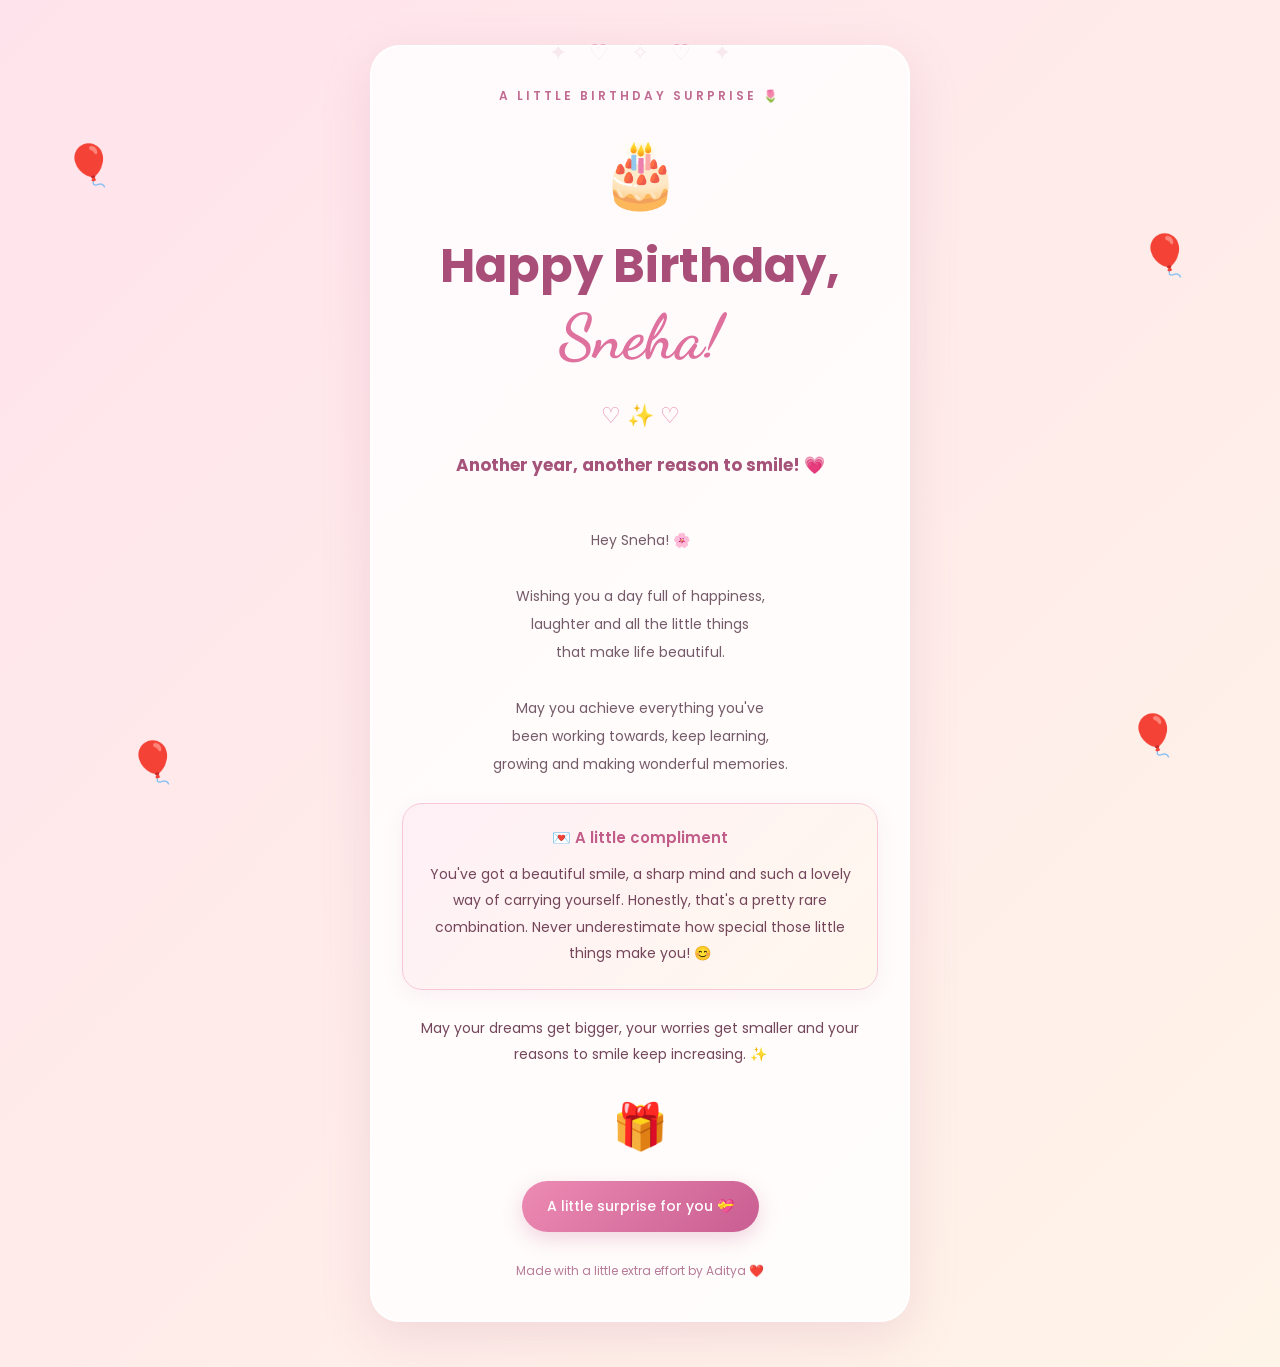
<file: index.html>
<!DOCTYPE html>
<html lang="en">
<head>
    <meta charset="UTF-8">
    <meta name="viewport" content="width=device-width, initial-scale=1.0">
    <title>Happy Birthday sneha 🎀</title>
    <link rel="stylesheet" href="style.css">
</head>

<body>

    <div class="sparkles">✦　♡　✧　♡　✦</div>

    <div class="balloon balloon1">🎈</div>
    <div class="balloon balloon2">🎈</div>
    <div class="balloon balloon3">🎈</div>
    <div class="balloon balloon4">🎈</div>

    <main class="card">

        <div class="top-text">A LITTLE BIRTHDAY SURPRISE 🌷</div>

        <div class="cake">🎂</div>

        <h1>Happy Birthday,<br>
            <span>Sneha!</span>
        </h1>

        <div class="divider">♡ ✨ ♡</div>

        <h2>Another year, another reason to smile! 💗</h2>

        <p class="message">
            Hey Sneha! 🌸

            Wishing you a day full of happiness,
            laughter and all the little things
            that make life beautiful.

            May you achieve everything you've
            been working towards, keep learning,
            growing and making wonderful memories.
        </p>

        <div class="compliment">
            <span>💌 A little compliment</span>

            <p>
                You've got a beautiful smile, a sharp mind
                and such a lovely way of carrying yourself.
                Honestly, that's a pretty rare combination.
                Never underestimate how special those
                little things make you! 😊
            </p>
        </div>

        <p class="wish">
            May your dreams get bigger, your worries
            get smaller and your reasons to smile
            keep increasing. ✨
        </p>

        <div class="gift">🎁</div>

        <button id="surpriseBtn" onclick="openSurprise()">
            A little surprise for you 💝
        </button>

        <div id="surprise">
            <div class="surprise-icon">🌷</div>

            <h2>One last thing...</h2>

            <p>
                Don't ever stop being curious,
                keep that brilliant mind active
                and please don't stop smiling.

                The world needs more people
                with your kind of charm! 💗

                <br><br>

                Have an absolutely wonderful year ahead!
            </p>

            <div class="stars">✨ 🌸 ✨</div>
        </div>

        <footer>
            Made with a little extra effort by Aditya ❤️
        </footer>

    </main>

    <div id="floating-hearts"></div>

    <script>
        function openSurprise() {
            const surprise = document.getElementById("surprise");
            const button = document.getElementById("surpriseBtn");

            surprise.style.display = "block";
            button.innerText = "Hope this made you smile! 🌸";
            button.disabled = true;

            for (let i = 0; i < 35; i++) {
                createConfetti();
            }

            surprise.scrollIntoView({
                behavior: "smooth",
                block: "nearest"
            });
        }

        function createConfetti() {
            const heart = document.createElement("span");

            const symbols = ["💗", "💕", "🌸", "✨", "💖", "🎀"];

            heart.innerText =
                symbols[Math.floor(Math.random() * symbols.length)];

            heart.className = "confetti";

            heart.style.left = Math.random() * 100 + "vw";
            heart.style.animationDuration =
                (3 + Math.random() * 3) + "s";

            document.getElementById("floating-hearts")
                .appendChild(heart);

            setTimeout(() => heart.remove(), 6000);
        }

        setInterval(() => {
            if (Math.random() > 0.4) {
                createConfetti();
            }
        }, 700);
    </script>

</body>
</html>
</file>
<file: style.css>
@import url('https://fonts.googleapis.com/css2?family=Dancing+Script:wght@600;700&family=Poppins:wght@300;400;500;600;700&display=swap');

* {
    margin: 0;
    padding: 0;
    box-sizing: border-box;
}

body {
    min-height: 100vh;
    padding: 45px 15px;
    display: flex;
    justify-content: center;
    align-items: center;

    background: linear-gradient(
        135deg,
        #ffe3ec,
        #fff4e8,
        #eee2ff,
        #ffe8f2
    );

    background-size: 300% 300%;
    animation: backgroundMove 12s ease infinite;

    font-family: 'Poppins', sans-serif;
    color: #74465b;
    overflow-x: hidden;
}

@keyframes backgroundMove {
    0% { background-position: 0% 50%; }
    50% { background-position: 100% 50%; }
    100% { background-position: 0% 50%; }
}

.card {
    width: 100%;
    max-width: 540px;
    padding: 40px 30px;
    text-align: center;

    background: rgba(255,255,255,0.82);
    border: 2px solid rgba(255,255,255,0.9);
    border-radius: 30px;

    box-shadow: 0 15px 50px rgba(180,100,140,0.17);

    position: relative;
    z-index: 2;

    animation: cardEntry 1.2s ease;
}

@keyframes cardEntry {
    from {
        opacity: 0;
        transform: translateY(40px) scale(0.95);
    }

    to {
        opacity: 1;
        transform: translateY(0) scale(1);
    }
}

.top-text {
    font-size: 12px;
    letter-spacing: 3px;
    color: #c16b91;
    font-weight: 600;
    margin-bottom: 20px;
}

.cake {
    font-size: 65px;
    animation: bounce 2s infinite;
    margin-bottom: 12px;
}

@keyframes bounce {
    0%, 100% { transform: translateY(0); }
    50% { transform: translateY(-12px); }
}

h1 {
    font-size: clamp(34px, 8vw, 48px);
    line-height: 1.3;
    color: #a94e78;
    font-weight: 700;
}

h1 span {
    font-family: 'Dancing Script', cursive;
    font-size: 1.3em;
    color: #df719f;
}

.divider {
    margin: 20px 0;
    color: #e78aaf;
    font-size: 22px;
    animation: sparkle 2s infinite;
}

@keyframes sparkle {
    50% { opacity: 0.4; }
}

h2 {
    font-size: 17px;
    color: #a6537a;
    margin-bottom: 20px;
}

.message {
    white-space: pre-line;
    font-size: 14px;
    line-height: 2;
    color: #755b69;
    margin: 20px 0;
}

.compliment {
    background: linear-gradient(135deg, #fff0f6, #fff8ee);
    border: 1px solid #f6c7d9;
    border-radius: 20px;
    padding: 22px 18px;
    margin: 25px 0;

    box-shadow: 0 5px 20px rgba(210,120,160,0.1);

    transition: transform 0.3s;
}

.compliment:hover {
    transform: translateY(-5px);
}

.compliment span {
    display: block;
    color: #c25c88;
    font-size: 15px;
    font-weight: 600;
    margin-bottom: 12px;
}

.compliment p {
    font-size: 14px;
    line-height: 1.9;
}

.wish {
    font-size: 14px;
    line-height: 1.9;
    margin: 25px 0;
}

.gift {
    font-size: 45px;
    margin: 20px 0;
    animation: wiggle 2s infinite;
}

@keyframes wiggle {
    0%, 100% { transform: rotate(0deg); }
    25% { transform: rotate(-10deg); }
    75% { transform: rotate(10deg); }
}

button {
    border: none;
    padding: 15px 25px;
    border-radius: 50px;

    background: linear-gradient(
        135deg,
        #ed8bb3,
        #c85d91
    );

    color: white;
    font-family: 'Poppins', sans-serif;
    font-size: 14px;
    font-weight: 500;

    cursor: pointer;
    box-shadow: 0 7px 20px rgba(200,90,140,0.25);
    transition: 0.3s;
}

button:hover {
    transform: scale(1.07);
    box-shadow: 0 10px 25px rgba(200,90,140,0.35);
}

button:disabled {
    cursor: default;
    opacity: 0.85;
}

#surprise {
    display: none;
    background: #fff0f6;
    border-radius: 20px;
    padding: 25px;
    margin-top: 25px;
    line-height: 1.9;

    animation: reveal 1s ease;
}

@keyframes reveal {
    from {
        opacity: 0;
        transform: translateY(20px);
    }

    to {
        opacity: 1;
        transform: translateY(0);
    }
}

.surprise-icon {
    font-size: 45px;
    margin-bottom: 10px;
}

#surprise p {
    font-size: 14px;
}

.stars {
    margin-top: 15px;
    font-size: 23px;
}

footer {
    margin-top: 30px;
    font-size: 12px;
    color: #b77b98;
}

/* Floating balloons */

.balloon {
    position: fixed;
    font-size: 40px;
    z-index: 1;
    animation: balloonFloat 5s ease-in-out infinite;
}

.balloon1 {
    left: 5%;
    top: 15%;
}

.balloon2 {
    right: 7%;
    top: 25%;
    animation-delay: 1s;
}

.balloon3 {
    left: 10%;
    bottom: 12%;
    animation-delay: 2s;
}

.balloon4 {
    right: 8%;
    bottom: 15%;
    animation-delay: 3s;
}

@keyframes balloonFloat {
    0%, 100% { transform: translateY(0) rotate(-8deg); }
    50% { transform: translateY(-25px) rotate(8deg); }
}

/* Floating hearts */

.confetti {
    position: fixed;
    bottom: -30px;
    font-size: 20px;
    pointer-events: none;
    z-index: 5;

    animation: floatUp 5s linear forwards;
}

@keyframes floatUp {
    0% {
        transform: translateY(0) rotate(0);
        opacity: 0;
    }

    15% { opacity: 1; }

    100% {
        transform: translateY(-110vh) rotate(360deg);
        opacity: 0;
    }
}

.sparkles {
    position: fixed;
    top: 4%;
    width: 100%;
    text-align: center;
    font-size: 22px;
    color: #d987a8;
    animation: sparkle 2s infinite;
    pointer-events: none;
}

@media (max-width: 480px) {
    body {
        padding: 30px 12px;
    }

    .card {
        padding: 30px 20px;
    }

    .balloon {
        font-size: 25px;
    }

    .message,
    .compliment p,
    .wish {
        font-size: 13px;
    }
}

@media (prefers-reduced-motion: reduce) {
    *, *::before, *::after {
        animation-duration: 0.01ms !important;
        animation-iteration-count: 1 !important;
        transition-duration: 0.01ms !important;
    }
}
</file>
<file: sneha/style.css>
@import url('https://fonts.googleapis.com/css2?family=Dancing+Script:wght@600;700&family=Poppins:wght@300;400;500;600;700&display=swap');

* {
    margin: 0;
    padding: 0;
    box-sizing: border-box;
}

body {
    min-height: 100vh;
    padding: 45px 15px;
    display: flex;
    justify-content: center;
    align-items: center;

    background: linear-gradient(
        135deg,
        #ffe3ec,
        #fff4e8,
        #eee2ff,
        #ffe8f2
    );

    background-size: 300% 300%;
    animation: backgroundMove 12s ease infinite;

    font-family: 'Poppins', sans-serif;
    color: #74465b;
    overflow-x: hidden;
}

@keyframes backgroundMove {
    0% { background-position: 0% 50%; }
    50% { background-position: 100% 50%; }
    100% { background-position: 0% 50%; }
}

.card {
    width: 100%;
    max-width: 540px;
    padding: 40px 30px;
    text-align: center;

    background: rgba(255,255,255,0.82);
    border: 2px solid rgba(255,255,255,0.9);
    border-radius: 30px;

    box-shadow: 0 15px 50px rgba(180,100,140,0.17);

    position: relative;
    z-index: 2;

    animation: cardEntry 1.2s ease;
}

@keyframes cardEntry {
    from {
        opacity: 0;
        transform: translateY(40px) scale(0.95);
    }

    to {
        opacity: 1;
        transform: translateY(0) scale(1);
    }
}

.top-text {
    font-size: 12px;
    letter-spacing: 3px;
    color: #c16b91;
    font-weight: 600;
    margin-bottom: 20px;
}

.cake {
    font-size: 65px;
    animation: bounce 2s infinite;
    margin-bottom: 12px;
}

@keyframes bounce {
    0%, 100% { transform: translateY(0); }
    50% { transform: translateY(-12px); }
}

h1 {
    font-size: clamp(34px, 8vw, 48px);
    line-height: 1.3;
    color: #a94e78;
    font-weight: 700;
}

h1 span {
    font-family: 'Dancing Script', cursive;
    font-size: 1.3em;
    color: #df719f;
}

.divider {
    margin: 20px 0;
    color: #e78aaf;
    font-size: 22px;
    animation: sparkle 2s infinite;
}

@keyframes sparkle {
    50% { opacity: 0.4; }
}

h2 {
    font-size: 17px;
    color: #a6537a;
    margin-bottom: 20px;
}

.message {
    white-space: pre-line;
    font-size: 14px;
    line-height: 2;
    color: #755b69;
    margin: 20px 0;
}

.compliment {
    background: linear-gradient(135deg, #fff0f6, #fff8ee);
    border: 1px solid #f6c7d9;
    border-radius: 20px;
    padding: 22px 18px;
    margin: 25px 0;

    box-shadow: 0 5px 20px rgba(210,120,160,0.1);

    transition: transform 0.3s;
}

.compliment:hover {
    transform: translateY(-5px);
}

.compliment span {
    display: block;
    color: #c25c88;
    font-size: 15px;
    font-weight: 600;
    margin-bottom: 12px;
}

.compliment p {
    font-size: 14px;
    line-height: 1.9;
}

.wish {
    font-size: 14px;
    line-height: 1.9;
    margin: 25px 0;
}

.gift {
    font-size: 45px;
    margin: 20px 0;
    animation: wiggle 2s infinite;
}

@keyframes wiggle {
    0%, 100% { transform: rotate(0deg); }
    25% { transform: rotate(-10deg); }
    75% { transform: rotate(10deg); }
}

button {
    border: none;
    padding: 15px 25px;
    border-radius: 50px;

    background: linear-gradient(
        135deg,
        #ed8bb3,
        #c85d91
    );

    color: white;
    font-family: 'Poppins', sans-serif;
    font-size: 14px;
    font-weight: 500;

    cursor: pointer;
    box-shadow: 0 7px 20px rgba(200,90,140,0.25);
    transition: 0.3s;
}

button:hover {
    transform: scale(1.07);
    box-shadow: 0 10px 25px rgba(200,90,140,0.35);
}

button:disabled {
    cursor: default;
    opacity: 0.85;
}

#surprise {
    display: none;
    background: #fff0f6;
    border-radius: 20px;
    padding: 25px;
    margin-top: 25px;
    line-height: 1.9;

    animation: reveal 1s ease;
}

@keyframes reveal {
    from {
        opacity: 0;
        transform: translateY(20px);
    }

    to {
        opacity: 1;
        transform: translateY(0);
    }
}

.surprise-icon {
    font-size: 45px;
    margin-bottom: 10px;
}

#surprise p {
    font-size: 14px;
}

.stars {
    margin-top: 15px;
    font-size: 23px;
}

footer {
    margin-top: 30px;
    font-size: 12px;
    color: #b77b98;
}

/* Floating balloons */

.balloon {
    position: fixed;
    font-size: 40px;
    z-index: 1;
    animation: balloonFloat 5s ease-in-out infinite;
}

.balloon1 {
    left: 5%;
    top: 15%;
}

.balloon2 {
    right: 7%;
    top: 25%;
    animation-delay: 1s;
}

.balloon3 {
    left: 10%;
    bottom: 12%;
    animation-delay: 2s;
}

.balloon4 {
    right: 8%;
    bottom: 15%;
    animation-delay: 3s;
}

@keyframes balloonFloat {
    0%, 100% { transform: translateY(0) rotate(-8deg); }
    50% { transform: translateY(-25px) rotate(8deg); }
}

/* Floating hearts */

.confetti {
    position: fixed;
    bottom: -30px;
    font-size: 20px;
    pointer-events: none;
    z-index: 5;

    animation: floatUp 5s linear forwards;
}

@keyframes floatUp {
    0% {
        transform: translateY(0) rotate(0);
        opacity: 0;
    }

    15% { opacity: 1; }

    100% {
        transform: translateY(-110vh) rotate(360deg);
        opacity: 0;
    }
}

.sparkles {
    position: fixed;
    top: 4%;
    width: 100%;
    text-align: center;
    font-size: 22px;
    color: #d987a8;
    animation: sparkle 2s infinite;
    pointer-events: none;
}

@media (max-width: 480px) {
    body {
        padding: 30px 12px;
    }

    .card {
        padding: 30px 20px;
    }

    .balloon {
        font-size: 25px;
    }

    .message,
    .compliment p,
    .wish {
        font-size: 13px;
    }
}

@media (prefers-reduced-motion: reduce) {
    *, *::before, *::after {
        animation-duration: 0.01ms !important;
        animation-iteration-count: 1 !important;
        transition-duration: 0.01ms !important;
    }
}
</file>
